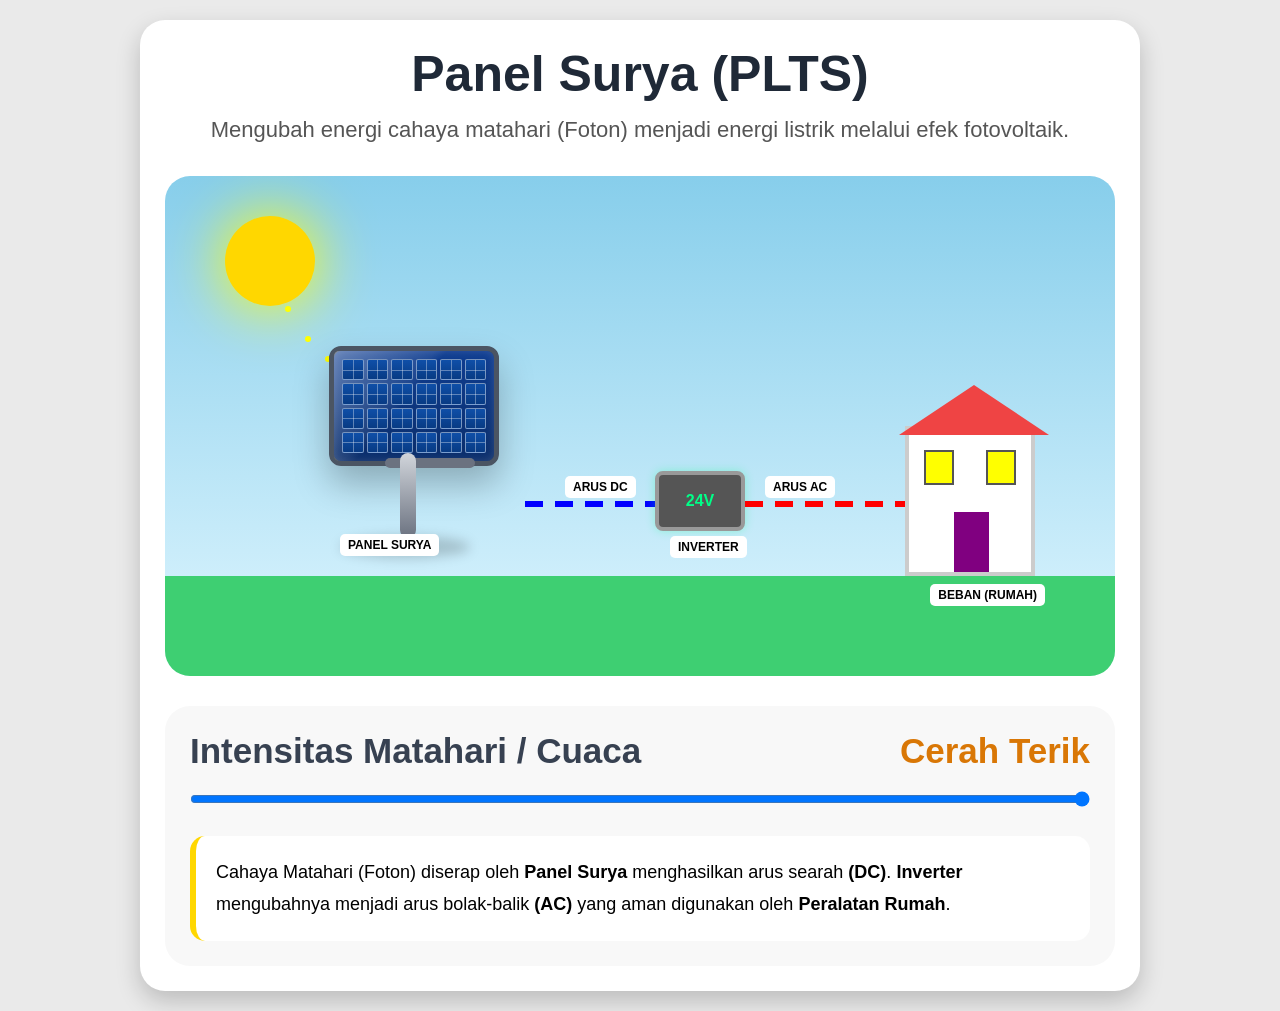
<file: index.html>
<!DOCTYPE html>
<html lang="id">
<head>
  <meta charset="UTF-8" />
  <meta name="viewport" content="width=device-width, initial-scale=1.0" />
  <title>Animasi Interaktif PLTS - Versi Baru</title>
  <link rel="stylesheet" href="style.css" />
</head>
<body>
  <div class="container">
    <h1>Panel Surya (PLTS)</h1>
    <p class="subtitle">
      Mengubah energi cahaya matahari (Foton)
      menjadi energi listrik melalui efek fotovoltaik.
    </p>

    <div class="scene" id="scene">
      <div class="ground"></div>
      <div class="sun" id="sun"></div>
      <div class="cloud" id="cloud1"></div>
      <div class="cloud cloud2" id="cloud2"></div>

      <div class="photon" style="left:120px; top:130px"></div>
      <div class="photon" style="left:140px; top:160px; animation-delay:0.3s"></div>
      <div class="photon" style="left:160px; top:180px; animation-delay:0.6s"></div>
      <div class="photon" style="left:180px; top:210px; animation-delay:0.9s"></div>

      <div class="solar-structure">
        <div class="shadow"></div>
        <div class="panel" id="panel"></div>
        <div class="support"></div>
        <div class="stand-left"></div>
        <div class="stand-right"></div>
        <div class="base"></div>
      </div>

      <div class="label panel-label">PANEL SURYA</div>
      <div class="wire-dc active" id="wireDc"></div>
      <div class="label dc-label">ARUS DC</div>
      <div class="inverter" id="inverter">24V</div>
      <div class="label inverter-label">INVERTER</div>
      <div class="wire-ac active" id="wireAc"></div>
      <div class="label ac-label">ARUS AC</div>

      <div class="house">
        <div class="roof"></div>
        <div class="window left" id="window1"></div>
        <div class="window right" id="window2"></div>
        <div class="door"></div>
      </div>
      <div class="label house-label">BEBAN (RUMAH)</div>
    </div>

    <div class="controls">
      <div class="status">
        <h2>Intensitas Matahari / Cuaca</h2>
        <div class="weather" id="weatherText">Cerah Terik</div>
      </div>
      <input type="range" id="slider" min="0" max="100" value="100" />
      <div class="info">
        Cahaya Matahari (Foton) diserap oleh
        <b>Panel Surya</b> menghasilkan arus searah <b>(DC)</b>.
        <b>Inverter</b> mengubahnya menjadi arus bolak-balik
        <b>(AC)</b> yang aman digunakan oleh <b>Peralatan Rumah</b>.
      </div>
    </div>
  </div>

  <script>
    const slider = document.getElementById('slider');
    const weatherText = document.getElementById('weatherText');
    const scene = document.getElementById('scene');
    const sun = document.getElementById('sun');
    const cloud1 = document.getElementById('cloud1');
    const cloud2 = document.getElementById('cloud2');
    const inverter = document.getElementById('inverter');
    const wireDc = document.getElementById('wireDc');
    const wireAc = document.getElementById('wireAc');
    const window1 = document.getElementById('window1');
    const window2 = document.getElementById('window2');

    for (let i = 0; i < 24; i++) {
      const cell = document.createElement('div');
      document.getElementById('panel').appendChild(cell);
    }

    function updateScene() {
      const value = slider.value;

      if (value >= 80) {
        weatherText.innerText = 'Cerah Terik';
        scene.style.background = 'linear-gradient(to bottom,#87ceeb,#dff6ff)';
        sun.style.opacity = 1;
        cloud1.style.opacity = 0;
        cloud2.style.opacity = 0;
        inverter.innerText = '24V';
        wireDc.style.width = '180px';
        wireAc.style.width = '180px';
        wireDc.style.setProperty('--wire-speed', '0.2s');
        wireAc.style.setProperty('--wire-speed', '0.2s');
        window1.style.background = 'yellow';
        window2.style.background = 'yellow';
      } else if (value >= 50) {
        weatherText.innerText = 'Cerah Berawan';
        scene.style.background = 'linear-gradient(to bottom,#7fb3d5,#cfd9df)';
        sun.style.opacity = 0.8;
        cloud1.style.opacity = 0.5;
        cloud2.style.opacity = 0.5;
        inverter.innerText = '18V';
        wireDc.style.width = '140px';
        wireAc.style.width = '140px';
        wireDc.style.setProperty('--wire-speed', '0.4s');
        wireAc.style.setProperty('--wire-speed', '0.4s');
        window1.style.background = 'yellow';
        window2.style.background = 'yellow';
      } else if (value >= 15) {
        weatherText.innerText = 'Mendung / Berawan';
        scene.style.background = 'linear-gradient(to bottom,#5c677d,#9aa5b1)';
        sun.style.opacity = 0.4;
        cloud1.style.opacity = 1;
        cloud2.style.opacity = 1;
        inverter.innerText = '8V';
        wireDc.style.width = '180px';
        wireAc.style.width = '180px';
        wireDc.style.setProperty('--wire-speed', '0.6s');
        wireAc.style.setProperty('--wire-speed', '0.6s');
        window1.style.background = '#374151';
        window2.style.background = '#374151';
      } else {
        weatherText.innerText = 'Malam Hari';
        scene.style.background = 'linear-gradient(to bottom,#0f172a,#334155)';
        sun.style.opacity = 0;
        cloud1.style.opacity = 0.8;
        cloud2.style.opacity = 0.8;
        inverter.innerText = '0V';
        wireDc.style.width = '180px';
        wireAc.style.width = '180px';
        wireDc.style.setProperty('--wire-speed', '0.8s');
        wireAc.style.setProperty('--wire-speed', '0.8s');
        window1.style.background = '#111827';
        window2.style.background = '#111827';
      }
    }

    slider.addEventListener('input', updateScene);
    updateScene();
  </script>
</body>
</html>
</file>
<file: style.css>
*{
  margin:0;
  padding:0;
  box-sizing:border-box;
  font-family:Arial,sans-serif;
}

body{
  background:#eaeaea;
  padding:20px;
  display:flex;
  justify-content:center;
}

.container{
  width:100%;
  max-width:1000px;
  background:white;
  border-radius:25px;
  padding:25px;
  box-shadow:0 10px 25px rgba(0,0,0,0.2);
}

h1{
  text-align:center;
  font-size:50px;
  color:#1f2937;
}

.subtitle{
  text-align:center;
  margin-top:10px;
  font-size:22px;
  color:#555;
  line-height:1.5;
}

.scene{
  position:relative;
  margin-top:30px;
  height:500px;
  overflow:hidden;
  border-radius:25px;
  background:linear-gradient(to bottom,#87ceeb,#cceeff);
  transition:0.5s;
}

.ground{
  position:absolute;
  bottom:0;
  width:100%;
  height:100px;
  background:#3ecf72;
}

.sun{
  position:absolute;
  width:90px;
  height:90px;
  background:gold;
  border-radius:50%;
  top:40px;
  left:60px;
  box-shadow:0 0 60px yellow;
  transition:0.5s;
}

.cloud{
  position:absolute;
  width:140px;
  height:60px;
  background:#dcdcdc;
  border-radius:50px;
  top:40px;
  left:40px;
  opacity:0;
  transition:0.5s;
}

.cloud::before,
.cloud::after{
  content:"";
  position:absolute;
  background:#dcdcdc;
  border-radius:50%;
}

.cloud::before{
  width:60px;
  height:60px;
  top:-25px;
  left:15px;
}

.cloud::after{
  width:80px;
  height:80px;
  top:-35px;
  right:10px;
}

.cloud2{
  left:240px;
  top:55px;
}

.solar-structure{
  position:absolute;
  left:120px;
  bottom:100px;
  width:260px;
  height:260px;
}

.panel{
  position:absolute;
  width:170px;
  height:120px;
  top:30px;
  left:44px;
  display:grid;
  grid-template-columns:repeat(6,1fr);
  grid-template-rows:repeat(4,1fr);
  gap:3px;
  padding:8px;
  background:linear-gradient(to bottom, #0f3d91, #0b2e6b);
  border:5px solid #4b5563;
  border-radius:12px;
  box-shadow:
    0 18px 35px rgba(0,0,0,0.25),
    inset 0 0 10px rgba(255,255,255,0.15);
}

.panel::before{
  content:"";
  position:absolute;
  inset:0;
  background:linear-gradient(
    130deg,
    rgba(255,255,255,0.35),
    rgba(255,255,255,0.08) 40%,
    transparent 45%
  );
  border-radius:5px;
}

.panel div{
  background:linear-gradient(
    to bottom,
    #0f4fa8,
    #083b84
  );
  border:1px solid rgba(255,255,255,0.45);
  border-radius:2px;
  position:relative;
  overflow:hidden;
}

.panel div::before{
  content:"";
  position:absolute;
  width:100%;
  height:1px;
  background:rgba(255,255,255,0.35);
  top:50%;
}

.panel div::after{
  content:"";
  position:absolute;
  width:1px;
  height:100%;
  background:rgba(255,255,255,0.35);
  left:50%;
}

.stand-left{
  position:absolute;
  width:16px;
  height:85px;
  background:linear-gradient(
    to bottom,
    #d1d5db,
    #6b7280
  );
  left:115px;
  bottom:38px;
  border-radius:10px;
}

.stand-right{
  display:none;
}

.support{
  position:absolute;
  width:90px;
  height:10px;
  background:#6b7280;
  left:100px;
  bottom:108px;
  transform:none;
  border-radius:10px;
}

.base{
  position:absolute;
  width:60px;
  height:12px;
  background:#9ca3af;
  left:93px;
  bottom:28px;
  border-radius:20px;
}

.shadow{
  position:absolute;
  width:130px;
  height:22px;
  background:rgba(0,0,0,0.18);
  bottom:18px;
  left:55px;
  border-radius:50%;
  filter:blur(6px);
}

.label{
  position:absolute;
  background:white;
  padding:4px 8px;
  border-radius:5px;
  font-size:12px;
  font-weight:bold;
}

.panel-label{
  left:175px;
  bottom:120px;
}

.wire-dc,
.wire-ac{
  position:absolute;
  height:6px;
  top:325px;
  transition:0.5s;
  overflow:hidden;
}

.wire-dc{
  left:360px;
  width:180px;
}

.wire-ac{
  left:580px;
  width:180px;
}

.wire-dc::before,
.wire-ac::before{
  content:"";
  position:absolute;
  width:200%;
  height:100%;
  top:0;
  left:-100%;
}

.wire-dc::before{
  background:repeating-linear-gradient(
    90deg,
    blue 0px,
    blue 18px,
    transparent 18px,
    transparent 30px
  );
}

.wire-ac::before{
  background:repeating-linear-gradient(
    90deg,
    red 0px,
    red 18px,
    transparent 18px,
    transparent 30px
  );
}

.active::before{
  animation:flowRight var(--wire-speed,0.4s) linear infinite;
}

@keyframes flowRight{
  from{
    transform:translateX(0);
  }
  to{
    transform:translateX(30px);
  }
}

.dc-label{
  left: 400px;
  top:300px;
}

.ac-label{
  left:600px;
  top:300px;
}

.inverter{
  position:absolute;
  width:90px;
  height:60px;
  background:#555;
  border:4px solid #999;
  top:295px;
  left:490px;
  color:#00ff88;
  display:flex;
  align-items:center;
  justify-content:center;
  font-weight:bold;
  border-radius:8px;
  box-shadow:0 0 10px rgba(0,255,136,0.3);
}

.inverter-label{
  left:505px;
  top:360px;
}

.house{
  position:absolute;
  right:80px;
  bottom:100px;
  width:130px;
  height:150px;
  background:white;
  border:4px solid #ccc;
}

.roof{
  position:absolute;
  top:-45px;
  left:-10px;
  width:0;
  height:0;
  border-left:75px solid transparent;
  border-right:75px solid transparent;
  border-bottom:50px solid #ef4444;
}

.window{
  position:absolute;
  width:30px;
  height:35px;
  border:2px solid #555;
  background:yellow;
  top:20px;
  transition:0.5s;
}

.window.left{
  left:15px;
}

.window.right{
  right:15px;
}

.door{
  position:absolute;
  width:35px;
  height:60px;
  background:purple;
  bottom:0;
  left:45px;
}

.house-label{
  right:70px;
  bottom:70px;
}

.photon{
  position:absolute;
  width:6px;
  height:6px;
  background:yellow;
  border-radius:50%;
  animation:fall 2s infinite;
}

@keyframes fall{
  0%{
    transform:translateY(0);
    opacity:1;
  }

  100%{
    transform:translateY(180px);
    opacity:0;
  }
}

.controls{
  margin-top:30px;
  background:#f8f8f8;
  padding:25px;
  border-radius:25px;
}

.status{
  display:flex;
  justify-content:space-between;
  align-items:center;
  flex-wrap:wrap;
  gap:10px;
}

.status h2{
  font-size:35px;
  color:#374151;
}

.weather{
  font-size:35px;
  font-weight:bold;
  color:#d97706;
}

input[type=range]{
  width:100%;
  margin-top:20px;
}

.info{
  margin-top:25px;
  background:white;
  border-left:6px solid gold;
  padding:20px;
  border-radius:15px;
  line-height:1.8;
  font-size:18px;
}
</file>
